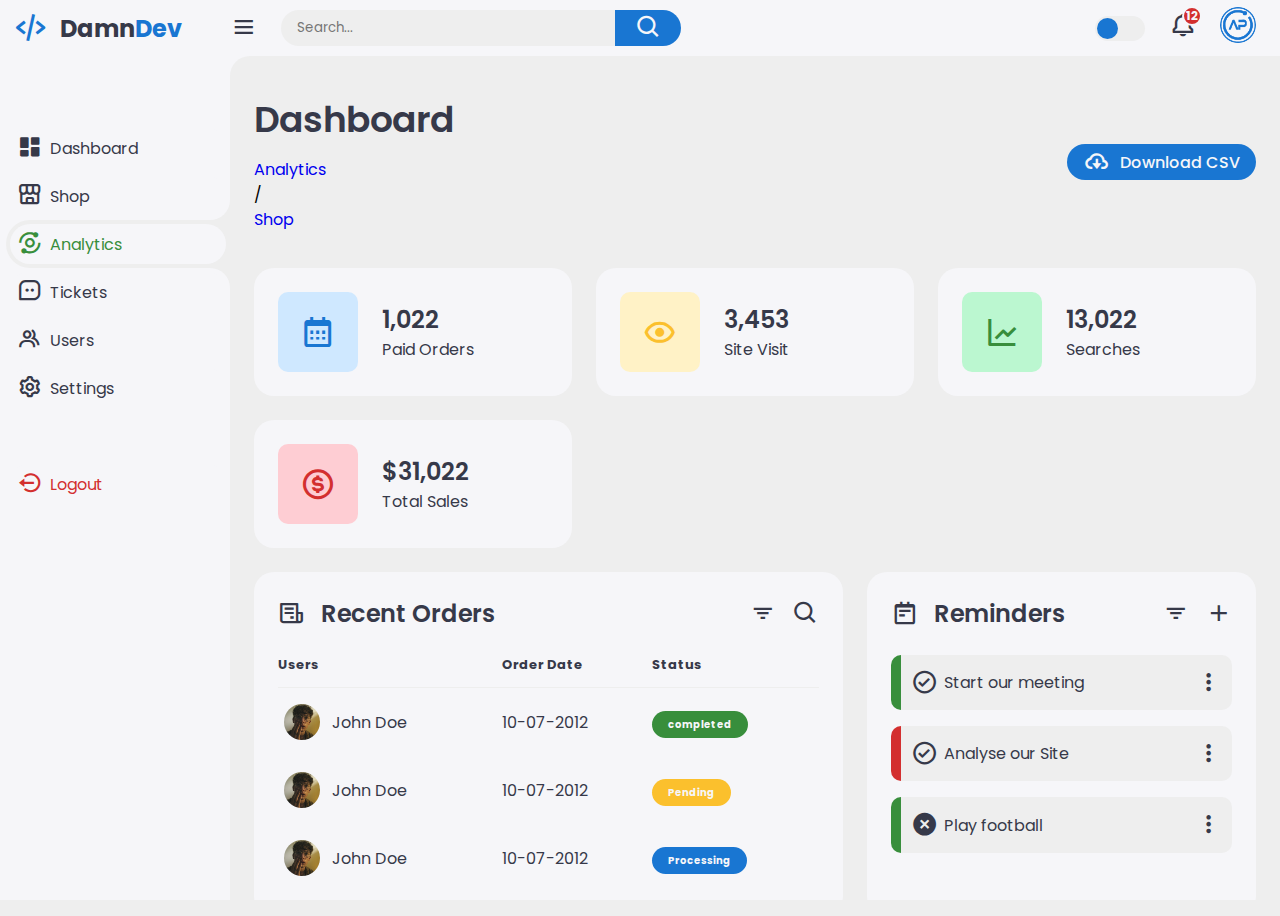
<file: Admin Dashboard/index.html>
<!DOCTYPE html>
<html lang="en">
  <head>
    <meta charset="UTF-8" />
    <meta name="viewport" content="width=device-width, initial-scale=1.0" />
    <link
      href="https://unpkg.com/boxicons@2.1.4/css/boxicons.min.css"
      rel="stylesheet"
    />
    <link rel="stylesheet" href="style.css" />
    <title>Responsive Dashboard #1 | Damn</title>
  </head>
  <body>
    <!-- Sidebar -->
    <div class="sidebar">
      <a href="#" class="logo">
        <i class="bx bx-code-alt"></i>
        <div class="logo-name"><span>Damn</span>Dev</div>
      </a>
      <ul class="side-menu">
        <li>
          <a href="#"><i class="bx bxs-dashboard"></i>Dashboard</a>
        </li>
        <li>
          <a href="#"><i class="bx bx-store-alt"></i>Shop</a>
        </li>
        <li class="active">
          <a href="#"><i class="bx bx-analyse"></i>Analytics</a>
        </li>
        <li>
          <a href="#"><i class="bx bx-message-square-dots"></i>Tickets</a>
        </li>
        <li>
          <a href="#"><i class="bx bx-group"></i>Users</a>
        </li>
        <li>
          <a href="#"><i class="bx bx-cog"></i>Settings</a>
        </li>
      </ul>
      <ul class="side-menu">
        <li>
          <a href="#" class="logout"
            ><i class="bx bx-log-out-circle"></i>Logout</a
          >
        </li>
      </ul>
    </div>
    <!-- End of sidebar -->

    <!-- Main Content-->
    <div class="content">
      <!--Navbar-->
      <nav>
        <i class="bx bx-menu"></i>
        <form action="#">
          <div class="form-input">
            <input type="search" placeholder="Search..." />
            <button class="search-btn" type="submit">
              <i class="bx bx-search"></i>
            </button>
          </div>
        </form>
        <input type="checkbox" id="theme-toggle" hidden />
        <label for="theme-toggle" class="theme-toggle"></label>
        <a href="#" class="notif">
          <i class="bx bx-bell"></i>
          <span class="count">12</span>
        </a>
        <a href="#" class="profile">
          <img src="logo.png" alt="logo..." />
        </a>
      </nav>

      <!-- End of Navbar-->

      <main>
        <div class="header">
          <div class="left">
            <h1>Dashboard</h1>
            <ul class="breakcrumb">
              <li><a href="#"> Analytics </a></li>
              /
              <li><a href="#" class="active">Shop</a></li>
            </ul>
          </div>
          <a href="#" class="report">
            <i class="bx bx-cloud-download"></i>
            <span>Download CSV</span>
          </a>
        </div>

        <!-- Insights -->
        <ul class="insights">
          <li>
            <i class="bx bx-calendar"></i>
            <span class="info">
              <h3>1,022</h3>
              <p>Paid Orders</p>
            </span>
          </li>
          <li>
            <i class="bx bx-show"></i>
            <span class="info">
              <h3>3,453</h3>
              <p>Site Visit</p>
            </span>
          </li>
          <li>
            <i class="bx bx-line-chart"></i>
            <span class="info">
              <h3>13,022</h3>
              <p>Searches</p>
            </span>
          </li>
          <li>
            <i class="bx bx-dollar-circle"></i>
            <span class="info">
              <h3>$31,022</h3>
              <p>Total Sales</p>
            </span>
          </li>
        </ul>
        <!-- End of Insights-->
        <div class="bottom-data">
          <div class="orders">
            <div class="header">
              <i class="bx bx-receipt"></i>
              <h3>Recent Orders</h3>
              <i class="bx bx-filter"></i>
              <i class="bx bx-search"></i>
            </div>
            <table>
              <thead>
                <tr>
                  <th>Users</th>
                  <th>Order Date</th>
                  <th>Status</th>
                </tr>
              </thead>
              <tbody>
                <tr>
                  <td>
                    <img src="profile-1.jpg" />
                    <p>John Doe</p>
                  </td>
                  <td>10-07-2012</td>
                  <td><span class="status completed">completed</span></td>
                </tr>
                <tr>
                  <td>
                    <img src="profile-1.jpg" />
                    <p>John Doe</p>
                  </td>
                  <td>10-07-2012</td>
                  <td><span class="status pending">Pending</span></td>
                </tr>
                <tr>
                  <td>
                    <img src="profile-1.jpg" />
                    <p>John Doe</p>
                  </td>
                  <td>10-07-2012</td>
                  <td><span class="status process">Processing</span></td>
                </tr>
              </tbody>
            </table>
          </div>

          <!-- Reminders -->
          <div class="reminders">
            <div class="header">
              <i class="bx bx-notepad"></i>
              <h3>Reminders</h3>
              <i class="bx bx-filter"></i>
              <i class="bx bx-plus"></i>
            </div>
            <ul class="task-list">
              <li class="completed">
                <div class="task-title">
                  <i class="bx bx-check-circle"></i>
                  <p>Start our meeting</p>
                </div>
                <i class="bx bx-dots-vertical-rounded"></i>
              </li>
              <li class="not-completed">
                <div class="task-title">
                  <i class="bx bx-check-circle"></i>
                  <p>Analyse our Site</p>
                </div>
                <i class="bx bx-dots-vertical-rounded"></i>
              </li>
              <li class="completed">
                <div class="task-title">
                  <i class="bx bxs-x-circle"></i>
                  <p>Play football</p>
                </div>
                <i class="bx bx-dots-vertical-rounded"></i>
              </li>
            </ul>
          </div>

          <!-- End of Reminder-->
        </div>
      </main>
    </div>

    <script src="app.js"></script>
  </body>
</html>
</file>
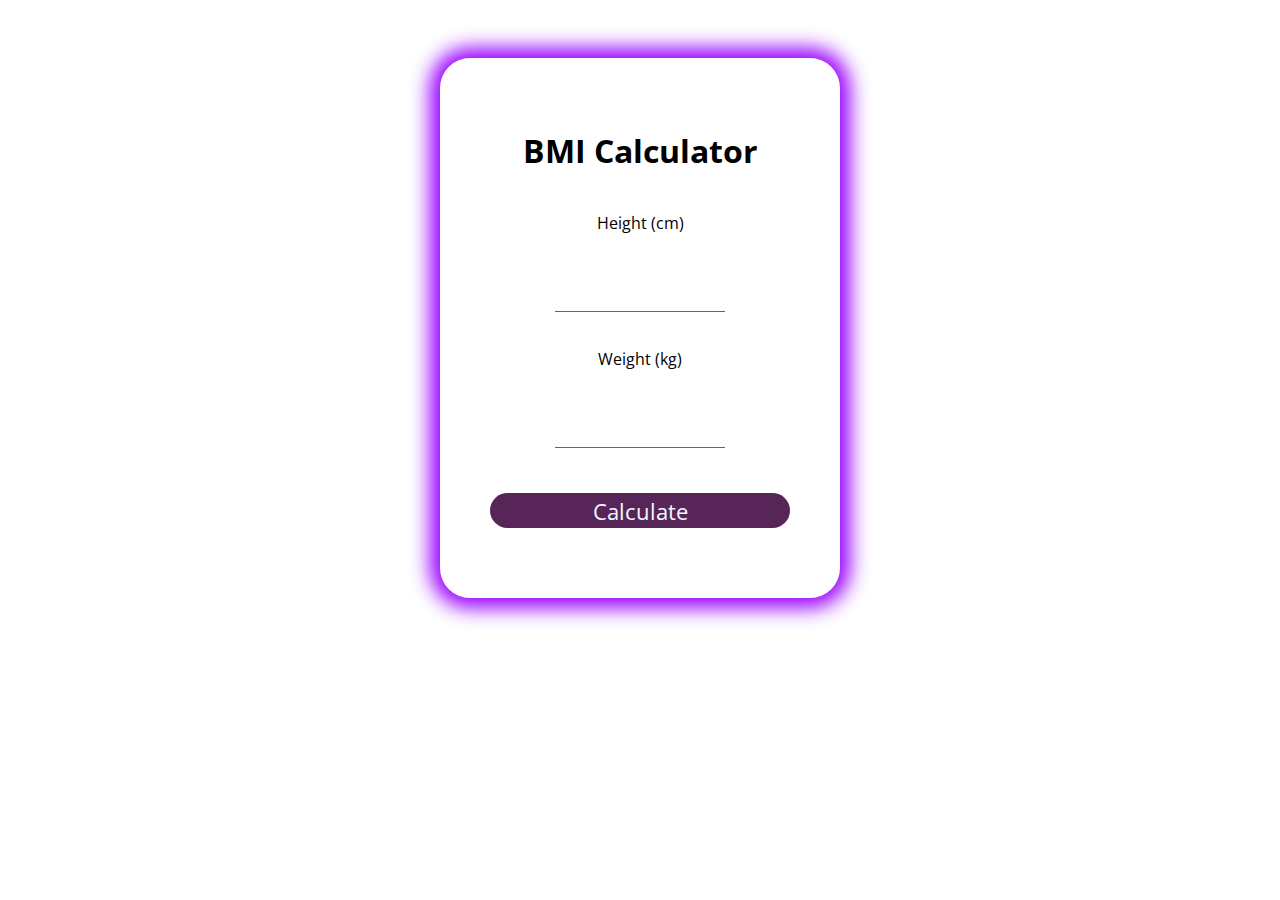
<file: BMI Calculator/index.html>
<!DOCTYPE html>
<html lang="en">
  <head>
    <meta charset="UTF-8" />
    <meta name="viewport" content="width=device-width, initial-scale=1.0" />
    <title>BMI Calculator</title>
    <link rel="stylesheet" href="styles.css" />
    <script src="app.js"></script>
  </head>
  <body>
    <div class="container">
      <h1>BMI Calculator</h1>

      <p>Height (cm)</p>
      <input type="number" id="height" />

      <p>Weight (kg)</p>
      <input type="number" id="weight" />

      <button id="btn">Calculate</button>

      <div id="result"></div>
    </div>
  </body>
</html>
</file>
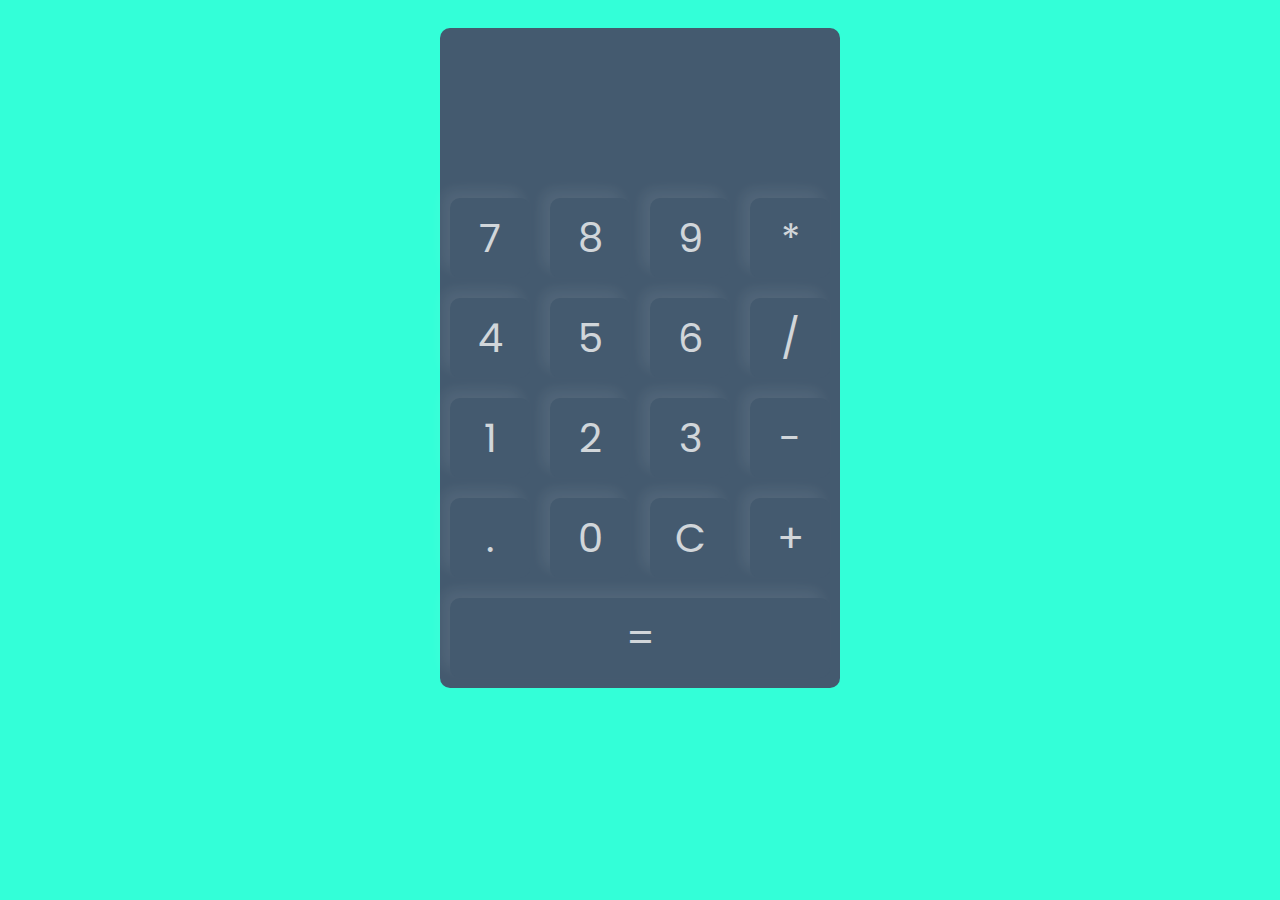
<file: Calculator/index.html>
<!DOCTYPE html>
<html lang="en">
<head>
    <meta charset="UTF-8">
    <meta name="viewport" content="width=device-width, initial-scale=1.0">
    <title>Calculator</title>
    <link rel="stylesheet" href="styles.css">
    <script src="app.js"></script>
</head>
<body>
    <div class="container">
        <input type="text" class="screen">
        <div class="buttons">
            <button class="numbers">7</button>
            <button class="numbers">8</button>
            <button class="numbers">9</button>
            <button class="numbers btn">*</button>

            <button class="numbers">4</button>
            <button class="numbers">5</button>
            <button class="numbers">6</button>
            <button class="numbers btn">/</button>

            <button class="numbers">1</button>
            <button class="numbers">2</button>
            <button class="numbers">3</button>
            <button class="numbers btn">-</button>

            <button class="numbers">.</button>
            <button class="numbers">0</button>
            <button id="btn-clear">C</button>
            <button class="numbers btn">+</button>

            <button id="btn-equals">=</button>
        </div>
    </div>
</body>
</html>
</file>
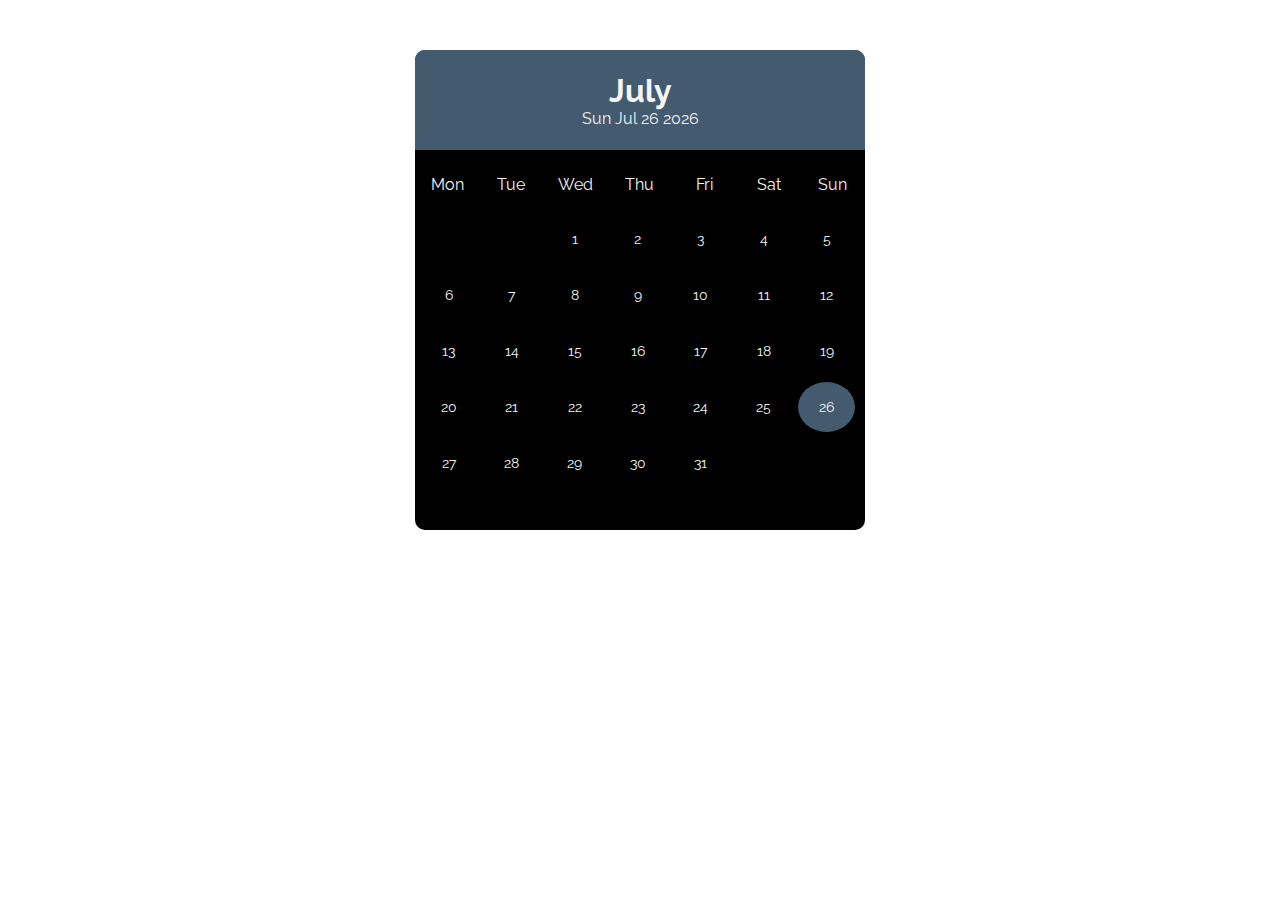
<file: Calendar/index.html>
<!DOCTYPE html>
<html lang="en">
  <head>
    <meta charset="UTF-8" />
    <meta name="viewport" content="width=device-width, initial-scale=1.0" />
    <title>Monthly Calendar</title>
    <link rel="stylesheet" href="styles.css" />
    <script src="app.js"></script>
  </head>
  <body>
    <div class="calendar">
      <div class="month">
        <div>
          <h1 id="month"></h1>
          <p id="date"></p>
        </div>
      </div>
      <div class="weekdays">
        <div>Mon</div>
        <div>Tue</div>
        <div>Wed</div>
        <div>Thu</div>
        <div>Fri</div>
        <div>Sat</div>
        <div>Sun</div>
      </div>
      <div id="days" class="days"></div>
    </div>
  </body>
</html>
</file>
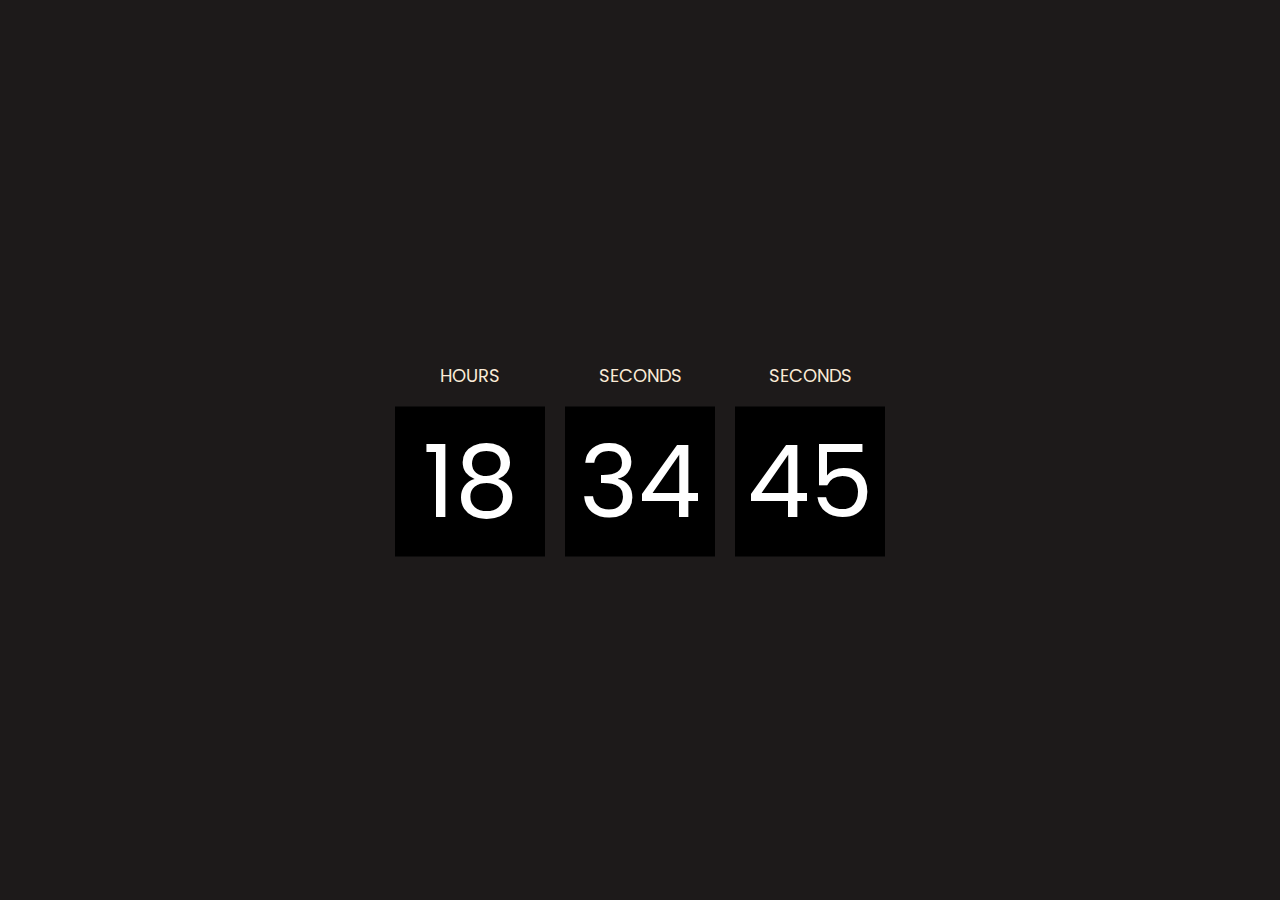
<file: Clock/index.html>
<!DOCTYPE html>
<html lang="en">
<head>
    <meta charset="UTF-8">
    <meta name="viewport" content="width=device-width, initial-scale=1.0">
    <title>Digital Clock</title>
    <link rel="stylesheet" href="styles.css">
    <script src="app.js"></script>
</head>
<body>
    <div class="clock">
        <div >
            <p class="heading">Hours</p>
            <div id="clock-hours" class="time"></div>
        </div>
             
        <div>
            <p class="heading">Seconds</p>
            <div id="clock-minutes" class="time"></div>
           
        </div>

        <div>
            <p class="heading">Seconds</p>
            <div id="clock-seconds" class="time"></div>
        </div>
    </div>
</body>
</html>
</file>
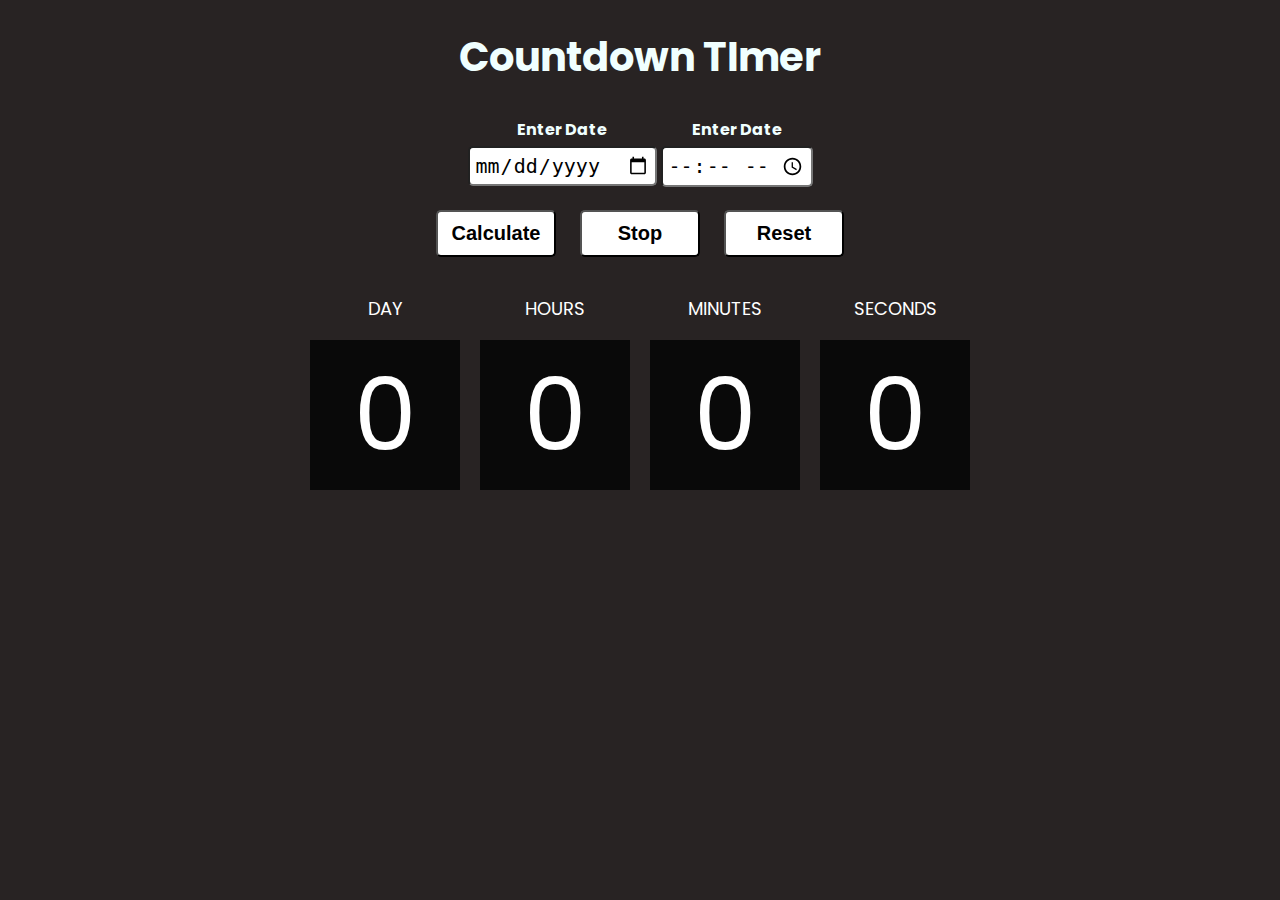
<file: Countdown Timer/index.html>
<!DOCTYPE html>
<html lang="en">
  <head>
    <meta charset="UTF-8" />
    <meta name="viewport" content="width=device-width, initial-scale=1.0" />
    <title>Countdown TImer</title>
    <link rel="stylesheet" href="styles.css" />
    <script src="app.js"></script>
  </head>
  <body>
    <h1>Countdown TImer</h1>
    <table>
      <thead>
        <tr>
          <th>Enter Date</th>
          <th>Enter Date</th>
        </tr>
      </thead>

      <tbody>
        <tr>
          <td><input type="date" id="date" /></td>
          <td><input type="time" id="time" /></td>
        </tr>
      </tbody>
    </table>

    <button id="calculate">Calculate</button>
    <button id="stop">Stop</button>
    <button id="reset">Reset</button>

    <div class="countdown">
      <div>
        <p class="heading">Day</p>
        <div class="time" id="countdown-days">0</div>
      </div>
      <div>
        <p class="heading">Hours</p>
        <div class="time" id="countdown-hours">0</div>
      </div>
      <div>
        <p class="heading">Minutes</p>
        <div class="time" id="countdown-minutes">0</div>
      </div>
      <div>
        <p class="heading">Seconds</p>
        <div class="time" id="countdown-seconds">0</div>
      </div>
    </div>
  </body>
</html>
</file>
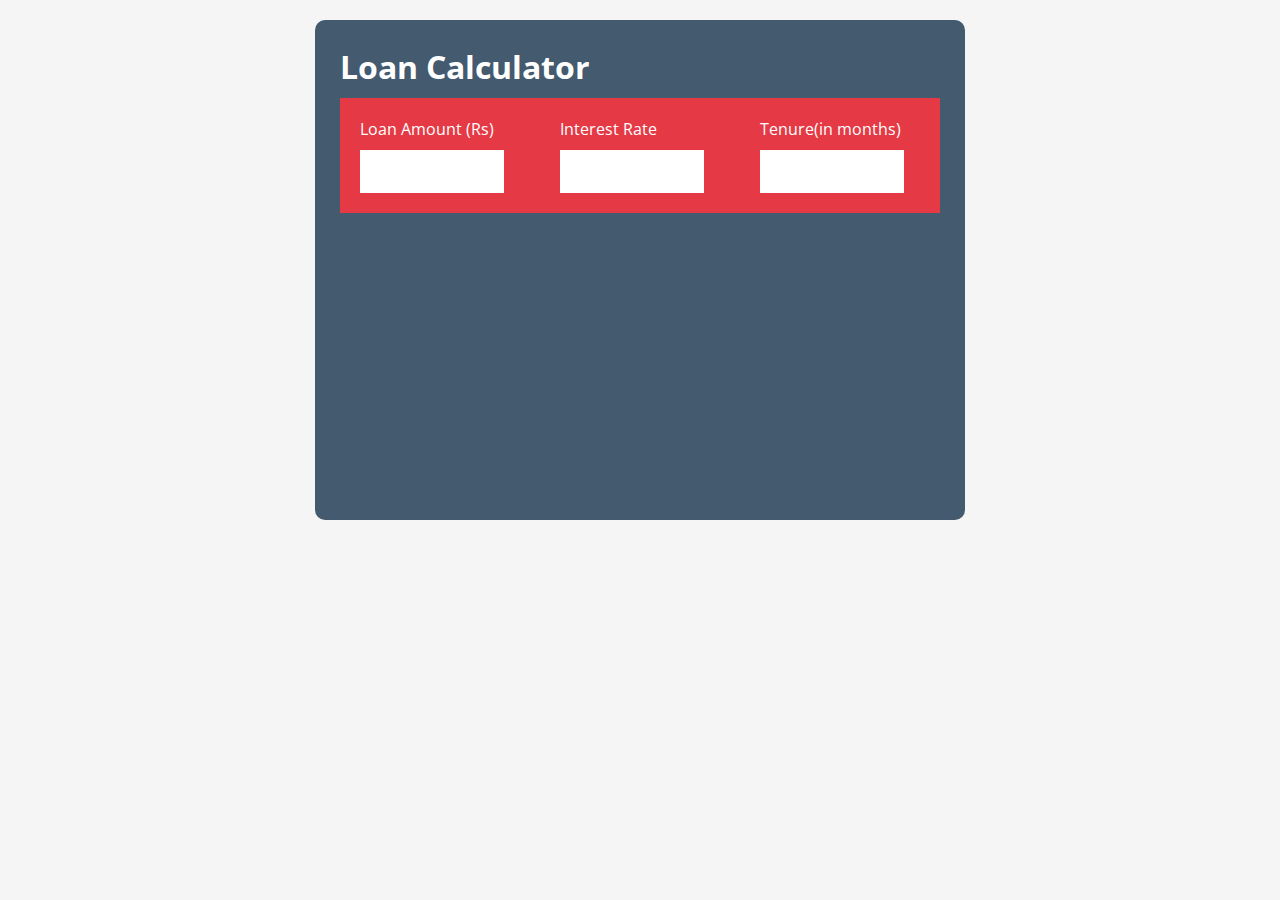
<file: Loan-calculator/index.html>
<!DOCTYPE html>
<html lang="en">
  <head>
    <meta charset="UTF-8" />
    <meta name="viewport" content="width=device-width, initial-scale=1.0" />
    <title>Loan Calculator</title>
    <link rel="stylesheet" href="styles.css" />
    <script src="app.js"></script>
  </head>
  <body>
    <div class="container">
      <h1>Loan Calculator</h1>

      <div class="wrapper">
        <div>
          <p>Loan Amount (Rs)</p>
          <input id="amount" type="number" />
        </div>

        <div>
          <p>Interest Rate</p>
          <input id="interest" type="number" />
        </div>

        <div>
          <p>Tenure(in months)</p>
          <input id="tenure" type="number" />
        </div>
      </div>

      <h2 id="emi"></h2>
      <h2 id="totalAmount"></h2>
      <h2 id="totalInterest"></h2>
    </div>
  </body>
</html>
</file>
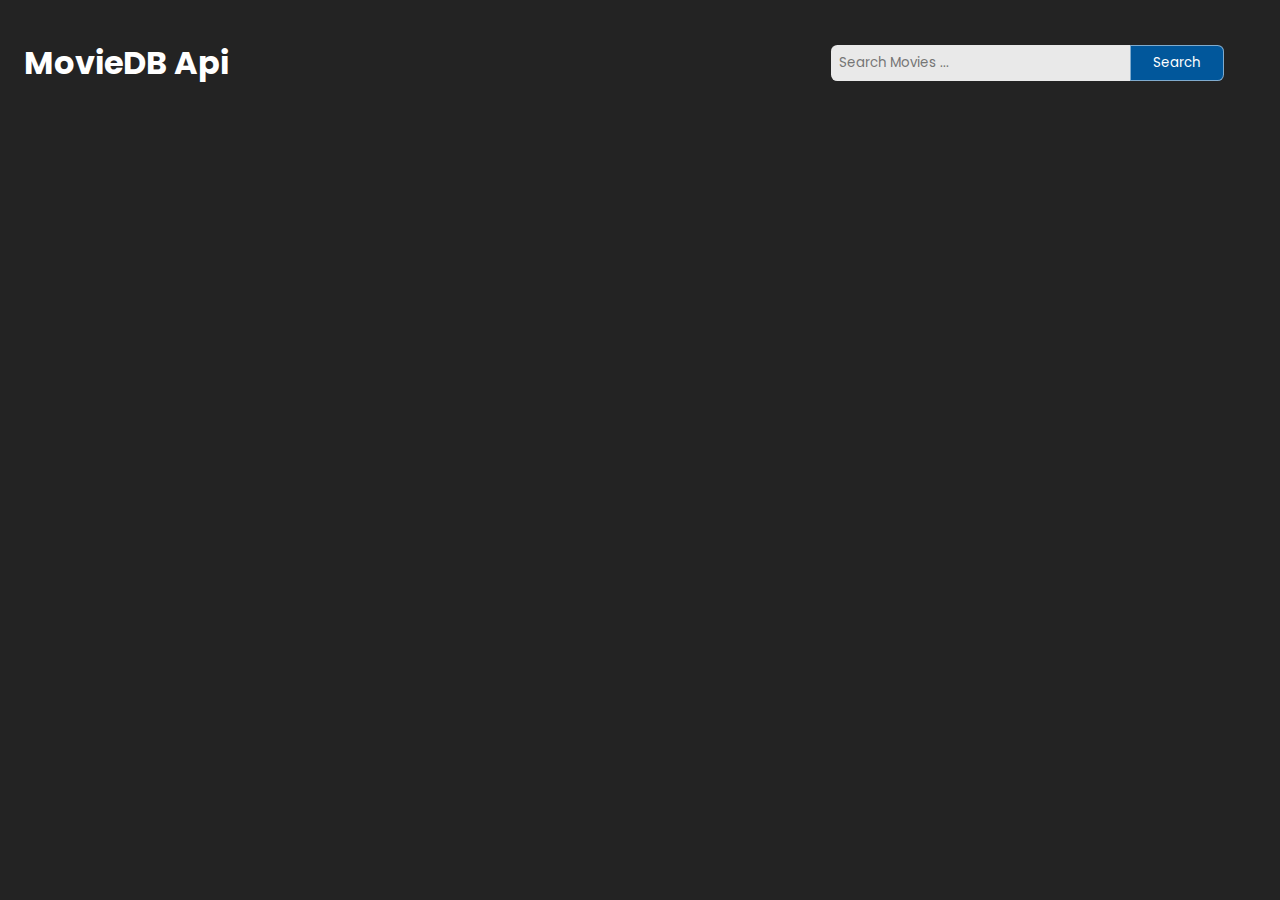
<file: Movie App/index.html>
<!DOCTYPE html>
<html lang="en">
  <head>
    <meta charset="UTF-8" />
    <meta name="viewport" content="width=device-width, initial-scale=1.0" />
    <title>Movies Website</title>
    <link rel="stylesheet" href="styles.css" />
  </head>
  <body>
    <div class="container">
      <div class="search-box">
        <a href="#">
          <h1>MovieDB Api</h1>
        </a>
        <form id="search-form">
          <input
            type="text"
            id="search-input"
            placeholder="Search Movies ..."
          />
          <button class="search-btn" type="submit">Search</button>
        </form>
      </div>
    </div>

    <div id="result"></div>

    <script src="app.js"></script>
  </body>
</html>
</file>
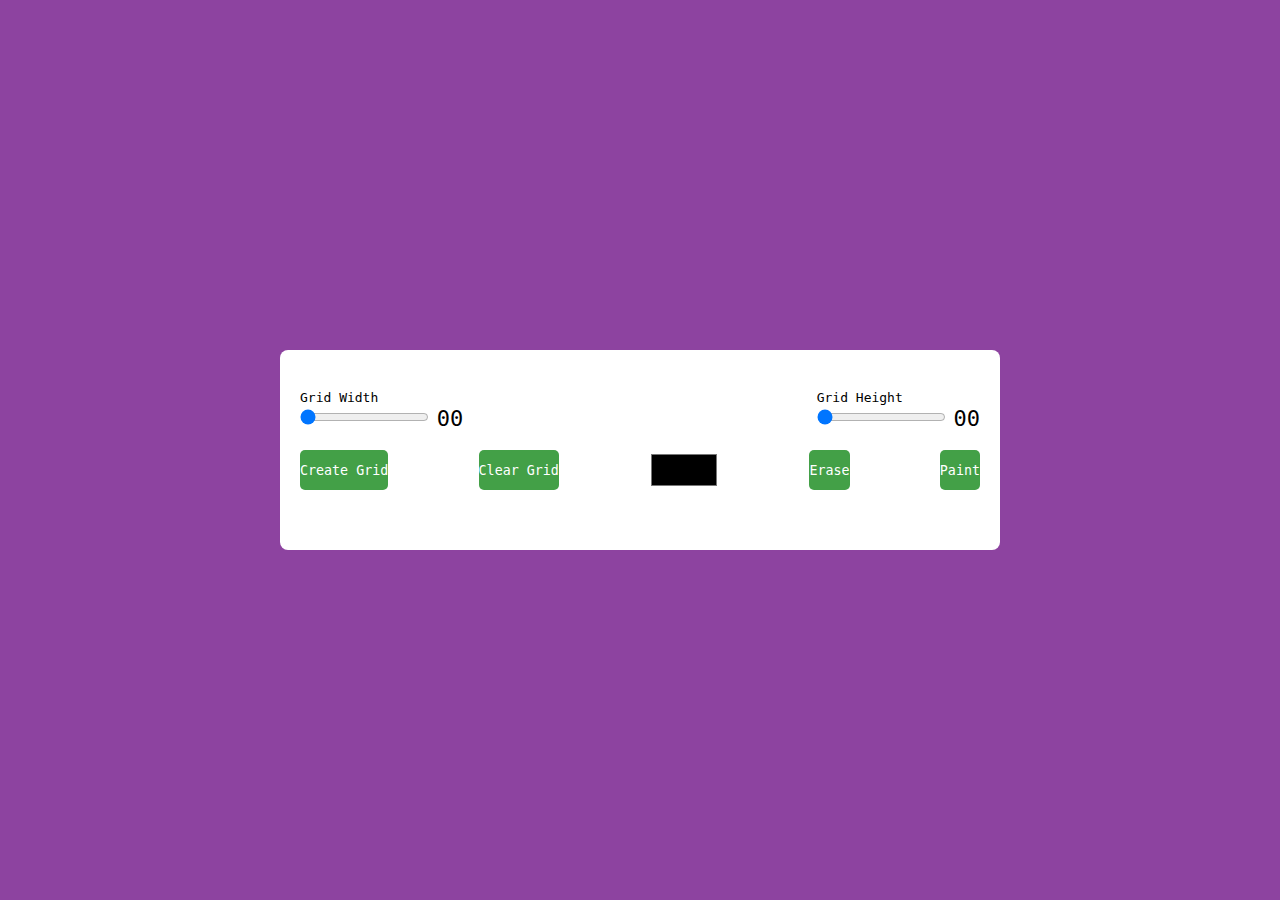
<file: Pixel Art Generator/index.html>
<!DOCTYPE html>
<html lang="en">
  <head>
    <meta charset="UTF-8" />
    <meta name="viewport" content="width=device-width, initial-scale=1.0" />
    <title>Pixel Art Generator</title>
    <link rel="stylesheet" href="styles.css" />
  </head>
  <body>
    <div class="wrapper">
      <div class="options">
        <div class="opt-wrapper">
          <div class="slider">
            <label for="width-range">Grid Width</label>
            <input type="range" id="width-range" min="1" max="35" />
            <span id="width-value">00</span>
          </div>

          <div class="slider">
            <label for="height-range">Grid Height</label>
            <input type="range" id="height-range" min="1" max="35" />
            <span id="height-value">00</span>
          </div>
        </div>

        <div class="opt-wrapper">
          <button id="submit-grid">Create Grid</button>
          <button id="clear-grid">Clear Grid</button>
          <input type="color" id="color-input" />
          <button id="erase-btn">Erase</button>
          <button id="paint-btn">Paint</button>
        </div>
      </div>

      <div class="container"></div>
    </div>

    <script src="index.js"></script>
  </body>
</html>
</file>
<file: Admin Dashboard/style.css>
@import url('https://fonts.googleapis.com/css2?family=Poppins:wght@300;400;500;600;700;800&display=swap');

:root {
    --light:#f6f6f9;
    --primary:#1976D2;
    --light-primary: #cfe8ff;
    --grey: #eee;
    --dark-grey:#aaaaaa;
    --dark:#363949;
    --danger:#d32f2f;
    --light-danger:#fecdd3;
    --warning:#fbc02d;
    --light-warning:#fff2c6;
    --success:#388e3c;
    --light-success:#bbf7d0;
}

*{
    margin: 0;
    padding: 0;
    box-sizing: border-box;
    font-family: 'Poppins', sans-serif;
}

.bx{
    font-size: 1.7rem;
}

a{
    text-decoration: none;
}

li{
    list-style: none;
}

html{
    overflow-x: hidden;
}

body.dark{
    --light: #181a1e;
    --grey: #25252c;
    --dark: #fbfbfb
}

body{
    background: var(--grey);
    overflow-x: hidden;
}

.sidebar{
    position: fixed;
    top: 0;
    left: 0;
    background: var(--light);
    width: 230px;
    height: 100%;
    z-index: 2000;
    overflow-x: hidden;
    scrollbar-width: none;
    transition: all 0.3s ease;
}

.sidebar::-webkit-scrollbar{
    display: none;
}

.sidebar.close{
    width: 60px;
}

.sidebar .logo{
    font-size: 24px;
    font-weight: 700;
    height: 56px;
    display: flex;
    align-items: center;
    color: var(--primary);
    z-index: 500;
    padding-bottom: 20px;
    box-sizing: content-box;
}

.sidebar .logo .logo-name span{
    color: var(--dark);
}

.sidebar .logo .bx{
    min-width: 60px;
    display: flex;
    justify-content: center;
    font-size: 2.2rem;
}

.sidebar .side-menu{
    width: 100%;
    margin-top: 48px;
}

.sidebar .side-menu li{
    height: 48px;
    background: transparent;
    margin-left: 6px;
    border-radius: 48px 0 0 48px;
    padding: 4px;
}

.sidebar .side-menu li.active{
    background: var(--grey);
    position: relative;
}

.sidebar .side-menu li.active::before{
    content: "";
    position: absolute;
    width: 40px;
    height: 40px;
    border-radius: 50%;
    top: -40px;
    right: 0;
    box-shadow: 20px 20px 0 var(--grey);
    z-index: -1;
}

.sidebar .side-menu li.active::after{
    content: "";
    position: absolute;
    width: 40px;
    height: 40px;
    border-radius: 50%;
    bottom: -40px;
    right: 0;
    box-shadow: 20px -20px 0 var(--grey);
    z-index: -1;
}

.sidebar .side-menu li a{
    width: 100%;
    height: 100%;
    background: var(--light);
    display: flex;
    align-items: center;
    border-radius: 48px;
    font-size: 16px;
    color: var(--dark);
    white-space: nowrap;
    overflow-x: hidden;
    transition: all 0.3s ease;
}

.sidebar .side-menu li.active a{
    color: var(--success);
}

.sidebar.close .side-menu li a{
    width: calc(48px - (4px * 2));
    transition: all 0.3s ease;
}

.sidebar .side-menu li a .bx{
    min-width: calc(60px - ((4px + 6px) * 2));
    display: flex;
    font-size: 1.6rem;
    justify-content: center;
}

.sidebar .side-menu li a.logout{
    color: var(--danger);
}

.content{
    position: relative;
    width: calc(100% - 230px);
    left: 230px;
    transition: all 0.3s ease;
}

.sidebar.close~.content{
    width: calc(100% - 60px);
    left: 60px;
}

.content nav{
    height: 56px;
    background: var(--light);
    padding: 0 24px 0 0;
    display: flex;
    align-items: center;
    grid-gap: 24px;
    position: sticky;
    top: 0;
    left: 0;
    z-index: 1000;
}

.content nav::before{
    content: "";
    position: absolute;
    width: 40px;
    height: 40px;
    bottom: -40px;
    left: 0;
    border-radius: 50%;
    box-shadow: -20px -20px 0 var(--light);
}

.content nav a{
    color: var(--dark);
}

.content nav .bx.bx-menu{
    cursor: pointer;
    color: var(--dark);
}

.content nav form{
    max-width: 400px;
    width: 100%;
    margin-right: auto;
}

.content nav form .form-input{
    display: flex;
    align-items: center;
    height: 36px;
}

.content nav form .form-input input{
    flex-grow: 1;
    padding: 0 16px;
    height: 100%;
    border: none;
    background: var(--grey);
    border-radius: 36px 0 0 36px;
    outline: none;
    width: 100%;
    color: var(--dark);
}

.content nav form .form-input button{
    width: 80px;
    height: 100%;
    display: flex;
    justify-content: center;
    align-items: center;
    background: var(--primary);
    color: var(--light);
    font-size: 18px;
    border: none;
    outline: none;
    border-radius: 0 36px 36px 0;
    cursor: pointer;
}

.content nav .notif{
    font-size: 20px;
    position: relative;
}

.content nav .notif .count{
    position: absolute;
    top: -6px;
    right: -6px;
    width: 20px;
    height: 20px;
    background: var(--danger);
    border-radius: 50%;
    color: var(--light);
    border: 2px solid var(--light);
    font-weight: 700;
    font-size: 12px;
    display: flex;
    align-items: center;
    justify-content: center;
}

.content nav .profile img{
    width: 36px;
    height: 36px;
    object-fit: cover;
    border-radius: 50%;
}

.content nav .theme-toggle{
    display: block;
    min-width: 50px;
    height: 25px;
    background: var(--grey);
    cursor: pointer;
    position: relative;
    border-radius: 25px;
}

.content nav .theme-toggle::before{
    content: "";
    position: absolute;
    top: 2px;
    left: 2px;
    bottom: 2px;
    width: calc(25px - 4px);
    background: var(--primary);
    border-radius: 50%;
    transition: all 0.3s ease;
}

.content nav #theme-toggle:checked+.theme-toggle::before{
    left: calc(100% - (25px - 4px) - 2px);
}

.content main{
    width: 100%;
    padding: 36px 24px;
    max-height: calc(100vh - 56px);
}

.content main .header{
    display: flex;
    align-items: center;
    justify-content: space-between;
    grid-gap: 16px;
    flex-wrap: wrap;
}

.content main .header .left h1{
    font-size: 36px;
    font-weight: 600;
    margin-bottom: 10px;
    color: var(--dark);
}

.content main .header .left .breadcrumb{
    display: flex;
    align-items: center;
    grid-gap: 16px;
}

.content main .header .left .breadcrumb li{
    color: var(--dark);
}

.content main .header .left .breadcrumb li a{
    color: var(--dark-grey);
    pointer-events: none;
}

.content main .header .left .breadcrumb li a.active{
    color: var(--primary);
    pointer-events: none;
}

.content main .header .report{
    height: 36px;
    padding: 0 16px;
    border-radius: 36px;
    background: var(--primary);
    color: var(--light);
    display: flex;
    align-items: center;
    justify-content: center;
    grid-gap: 10px;
    font-weight: 500;
}

.content main .insights{
    display: grid;
    grid-template-columns: repeat(auto-fit, minmax(240px, 1fr));
    grid-gap: 24px;
    margin-top: 36px;
}

.content main .insights li{
    padding: 24px;
    background: var(--light);
    border-radius: 20px;
    display: flex;
    align-items: center;
    grid-gap: 24px;
    cursor: pointer;
}

.content main .insights li .bx{
    width: 80px;
    height: 80px;
    border-radius: 10px;
    font-size: 36px;
    display: flex;
    align-items: center;
    justify-content: center;
}

.content main .insights li:nth-child(1) .bx{
    background: var(--light-primary);
    color: var(--primary);
}

.content main .insights li:nth-child(2) .bx{
    background: var(--light-warning);
    color: var(--warning);
}

.content main .insights li:nth-child(3) .bx{
    background: var(--light-success);
    color: var(--success);
}

.content main .insights li:nth-child(4) .bx{
    background: var(--light-danger);
    color: var(--danger);
}

.content main .insights li .info h3{
    font-size: 24px;
    font-weight: 600;
    color: var(--dark);
}

.content main .insights li .info p{
    color: var(--dark);
}

.content main .bottom-data{
    display: flex;
    flex-wrap: wrap;
    grid-gap: 24px;
    margin-top: 24px;
    width: 100%;
    color: var(--dark);
}

.content main .bottom-data>div{
    border-radius: 20px;
    background: var(--light);
    padding: 24px;
    overflow-x: auto;
}

.content main .bottom-data .header{
    display: flex;
    align-items: center;
    grid-gap: 16px;
    margin-bottom: 24px;
}

.content main .bottom-data .header h3{
    margin-right: auto;
    font-size: 24px;
    font-weight: 600;
}

.content main .bottom-data .header .bx{
    cursor: pointer;
}

.content main .bottom-data .orders{
    flex-grow: 1;
    flex-basis: 500px;
}

.content main .bottom-data .orders table{
    width: 100%;
    border-collapse: collapse;
}

.content main .bottom-data .orders table th{
    padding-bottom: 12px;
    font-size: 13px;
    text-align: left;
    border-bottom: 1px solid var(--grey);
}

.content main .bottom-data .orders table td{
    padding: 16px 0;
}

.content main .bottom-data .orders table tr td:first-child{
    display: flex;
    align-items: center;
    grid-gap: 12px;
    padding-left: 6px;
}

.content main .bottom-data .orders table td img{
    width: 36px;
    height: 36px;
    border-radius: 50%;
    object-fit: cover;
}

.content main .bottom-data .orders table tbody tr{
    cursor: pointer;
    transition: all 0.3s ease;
}

.content main .bottom-data .orders table tbody tr:hover{
    background: var(--grey);
}

.content main .bottom-data .orders table tr td .status{
    font-size: 10px;
    padding: 6px 16px;
    color: var(--light);
    border-radius: 20px;
    font-weight: 700;
}

.content main .bottom-data .orders table tr td .status.completed{
    background: var(--success);
}

.content main .bottom-data .orders table tr td .status.process{
    background: var(--primary);
}

.content main .bottom-data .orders table tr td .status.pending{
    background: var(--warning);
}

.content main .bottom-data .reminders{
    flex-grow: 1;
    flex-basis: 300px;
}

.content main .bottom-data .reminders .task-list{
    width: 100%;
}

.content main .bottom-data .reminders .task-list li{
    width: 100%;
    margin-bottom: 16px;
    background: var(--grey);
    padding: 14px 10px;
    border-radius: 10px;
    display: flex;
    align-items: center;
    justify-content: space-between;
}

.content main .bottom-data .reminders .task-list li .task-title{
    display: flex;
    align-items: center;
}

.content main .bottom-data .reminders .task-list li .task-title p{
    margin-left: 6px;
}

.content main .bottom-data .reminders .task-list li .bx{
  cursor: pointer;  
}

.content main .bottom-data .reminders .task-list li.completed{
    border-left: 10px solid var(--success);
}

.content main .bottom-data .reminders .task-list li.not-completed{
    border-left: 10px solid var(--danger);
}

.content main .bottom-data .reminders .task-list li:last-child{
   margin-bottom: 0;
}

@media screen and (max-width: 768px) {
    .sidebar{
        width: 200px;
    }

    .content{
        width: calc(100% - 60px);
        left: 200px;
    }

}

@media screen and (max-width: 576px) {
    
    .content nav form .form-input input{
        display: none;
    }

    .content nav form .form-input button{
        width: auto;
        height: auto;
        background: transparent;
        color: var(--dark);
        border-radius: none;
    }

    .content nav form.show .form-input input{
        display: block;
        width: 100%;
    }

    .content nav form.show .form-input button{
        width: 36px;
        height: 100%;
        color: var(--light);
        background: var(--danger);
        border-radius: 0 36px 36px 0;
    }

    .content nav form.show~.notif, .content nav form.show~.profile{
        display: none;
    }

    .content main .insights {
        grid-template-columns: 1fr;
    }

    .content main .bottom-data .header{
        min-width: 340px;
    }

    .content main .bottom-data .orders table{
        min-width: 340px;
    }

    .content main .bottom-data .reminders .task-list{
        min-width: 340px;
    }

}
</file>
<file: BMI Calculator/styles.css>
@import url('https://fonts.googleapis.com/css2?family=Open+Sans&display=swap');

* {
    font-family: 'Open Sans', sans-serif;
}

body {
    display: flex;
    justify-content: center;
}

.container {
    margin-top: 50px;
    width: 300px;
    box-shadow: 0px 0px 20px  10px rgb(153, 0, 255);
    padding: 50px;
    border-radius: 30px;
    text-align: center;
}

h1 {
    margin-bottom: 40px;
}

input {
    border: none;
    border-bottom: 1px solid rgb(255, 0, 217);
    width: 50%;
    margin-bottom: 20px;
    outline: none;
    padding: 10px;
    text-align: center;
    font-size: 30px;
}

button {
    width: 100%;
    height: 35px;
    margin-top: 25px;
    border-radius: 20px;
    border: none;
    background-color: rgb(88, 37, 88);
    color: aliceblue;
    font-size: 22px;
}

#result {
    margin-top: 20px;
    font-size: 25px;
}
</file>
<file: Calculator/styles.css>
@import url('https://fonts.googleapis.com/css2?family=Poppins:wght@400;700&display=swap');

body {
    background-color: #33ffd8;
    display: flex;
    justify-content: center;
    
}

.container {
    margin-top: 20px;
    width: 400px;
    height: fit-content;
    background-color: #445a6f;
    border-radius: 10px;
}

.screen {
    background-color: #445a6f;
    border: none;
    padding: 10px;
    width: 90%;
    color: #f5f5f5;
    font-size: 60px;
    margin-top: 50px;
    font-family: 'Poppins', sans-serif;
}

.buttons {
    display: flex;
    flex-wrap: wrap;
}

button {
    flex: 20%;
    font-size: 40px;
    margin: 10px;
    padding: 10px;
    border: none;
    border-radius: 10px;
    background-color: #445a6f;
    color: #f5f5f5;
    opacity: 0.8;
    box-shadow: -8px -8px 15px rgba(255,255,255,0.1);
    font-family: 'Poppins', sans-serif;
}
</file>
<file: Calendar/styles.css>
@import url('https://fonts.googleapis.com/css2?family=Raleway&display=swap');

* {
    margin: 0;
    padding: 0;
}

body {
    display: flex;
    justify-content: center;
    font-family: 'Raleway', sans-serif;
}

.calendar {
    margin-top: 50px;
    background-color: black;
    color: #f5f5f5;
    width: 450px;
    height: 480px;
    border-radius: 10px;
}

.month {
    background-color: #445a6f;
    border-radius: 10px 10px 0 0;
    height: 100px;
    justify-content: center;
    display: flex;
    text-align: center;
    align-items: center;
}

month h1{
    font-size: 30px;
    text-transform: uppercase;
    margin-bottom: 10px;
}

.month p{
    font-size: 16px;
}

.weekdays {
    display: flex;
    margin-top: 25px;
}

.weekdays div{
    font-size: 16px;
    width: 100%;
    display: flex;
    justify-content: center;
}

.days {
    display: flex;
    padding: 2px;
    margin-top: 15px;
    flex-wrap: wrap;

}

.days div {
    font-size: 14px;
    margin: 3px;
    width: 57px;
    height: 50px;
    display: flex;
    align-items: center;
    justify-content: center;
}

.today {
    background-color: #445a6f;
    border-radius: 50%;
}
</file>
<file: Clock/styles.css>
@import url('https://fonts.googleapis.com/css2?family=Poppins:wght@400;700&display=swap');

body {
    background-color: rgb(29, 26, 26);
}

.clock {
    position: absolute;
    top: 50%;
    left: 50%;
    transform: translateX(-50%) translateY(-50%);
    display: flex;
    font-family: 'Poppins', sans-serif;
}

.heading {
    color: antiquewhite;
    font-size: 18px;
    text-transform: uppercase;
    text-align: center;
}

.time {
    background-color: black;
    color: white;
    font-size: 100px;
    width: 150px;
    margin: 0 10px;
    text-align: center;
}
</file>
<file: Countdown Timer/styles.css>
@import url('https://fonts.googleapis.com/css2?family=Poppins&display=swap');

body{
    text-align: center;
    background-color: rgb(40, 35, 35);
    font-family: 'Poppins', sans-serif;
}

h1{
    color: azure;
    font-size: 40px;
}

table{
    margin: auto;
}

th {
    color: azure;
}

input{
    font-size: 20px;
    padding: 5px;
    border-radius: 5px;
}

button{
    min-width: 120px;
    padding: 10px;
    margin: 20px 10px;
    font-size: 20px;
    background-color: white;
    border-radius: 5px;
    font-weight: 600;
}

.countdown{
    display: flex;
    justify-content: center;
}

.heading{
    color: white;
    font-size: 18px;
    text-transform: uppercase;
}

.time {
    background-color: #090909;
    color: white;
    font-size: 100px;
    min-width: 150px;
    margin: 0 10px;
}
</file>
<file: Loan-calculator/styles.css>
@import url('https://fonts.googleapis.com/css2?family=Open+Sans&display=swap');

* {
    margin: 0;
    padding: 0;
    font-family: 'Open Sans', sans-serif;
}

body {
    display: flex;
    justify-content: center;
    background-color: #f5f5f5;
}

.container {
    width: 600px;
    height: 450px;
    background-color: #445a6f;
    color: #fff;
    padding: 25px;
    border-radius: 10px;;
    margin-top: 20px;
}

.wrapper {
    display: flex;

}

.wrapper div {
    background-color: #e63946;
    padding: 20px;
    margin-top: 10px;

}

input {
    width: 80%;
    padding: 8px;
    margin-top: 10px;
    border: none;
    font-size: 20px;
}

input:focus {
    outline: none;
}

h2 {
    margin-top: 40px;
    
}
</file>
<file: Movie App/styles.css>
@import url('https://fonts.googleapis.com/css2?family=Poppins:wght@300;400;500;600;700;800&display=swap');


*{
    margin: 0;
    outline: none;
    font-family: 'Poppins', sans-serif;
    box-sizing: border-box;
}

a {
    color: #fff;
    text-decoration: none;
}


body {
    color: #fff;
    background-color: #232323;
    padding: 1.5rem;
}

.search-box {
    width: 100%;
    display: flex;
    justify-content: space-between;
    flex-wrap: wrap;
    max-width: 1200px;
    align-items: center;
    margin: 15px 0 30px 0;
}

.search-box form {
    display: flex;
    max-width: 400px;
}

.search-box input {
    width: 100%;
    max-width:400px ;
    padding: 8px;
    border-radius: 0.4rem 0 0 0.4rem;
    border: none;
    background-color: rgba(255, 255, 255, 0.9);
}

.search-box .search-btn {
    width: 120px;
    background-color: #01579b;
    color: #fff;
    cursor: pointer;
    padding: 6px 8px;
    border: 1px solid rgba(255, 255, 255, 0.5);
    border-radius: 0 0.4rem 0.4rem 0;
    transition: all 0.5s ease
}

.search-box .search-btn:hover {
    background-color: #0091ea;
    border: 1px solid #fff;
}
</file>
<file: Pixel Art Generator/styles.css>
* {
    padding: 0;
    margin: 0;
    box-sizing: border-box;
    font-family: monospace;
}

body{
    background-color: #8d43a0;

}

.wrapper {
    background-color: #fff;
    width: 80vmin;
    position: absolute;
    transform: translate(-50%,-50%);
    top: 50%;
    left: 50%;
    padding: 40px 20px;
    border-radius: 8px;
}

label {
    display: block;
}

span{
    position: relative;
    font-size: 22px;
    bottom: -1px;
}

.opt-wrapper {
    display: flex;
    justify-content: space-between;
    margin-bottom: 20px;
    gap: 10px;
}

button{
    background-color: #43a047;
    border: none;
    border-radius: 5px;
    color: #fff;

}

input[type="color"]{
    -webkit-appearance: none;
    -moz-appearance: none;
    appearance: none;
    background-color: transparent;
    width: 70px;
    height: 40px;
    border: none;
    cursor: pointer;
}

input[type="color"]::-moz-color-swatch{
    border-radius: 8px;
    border: 4px solid #000;
}

.gridCol {
    height: 1em;
    width: 1em;
    border: 1px solid #ddd;
}

.gridRow {
    display: flex;

}

@media only screen and (max-width:768px){
    .gridCol{
        height: 0.8em;
        width: 0.8em;
    }
}
</file>
